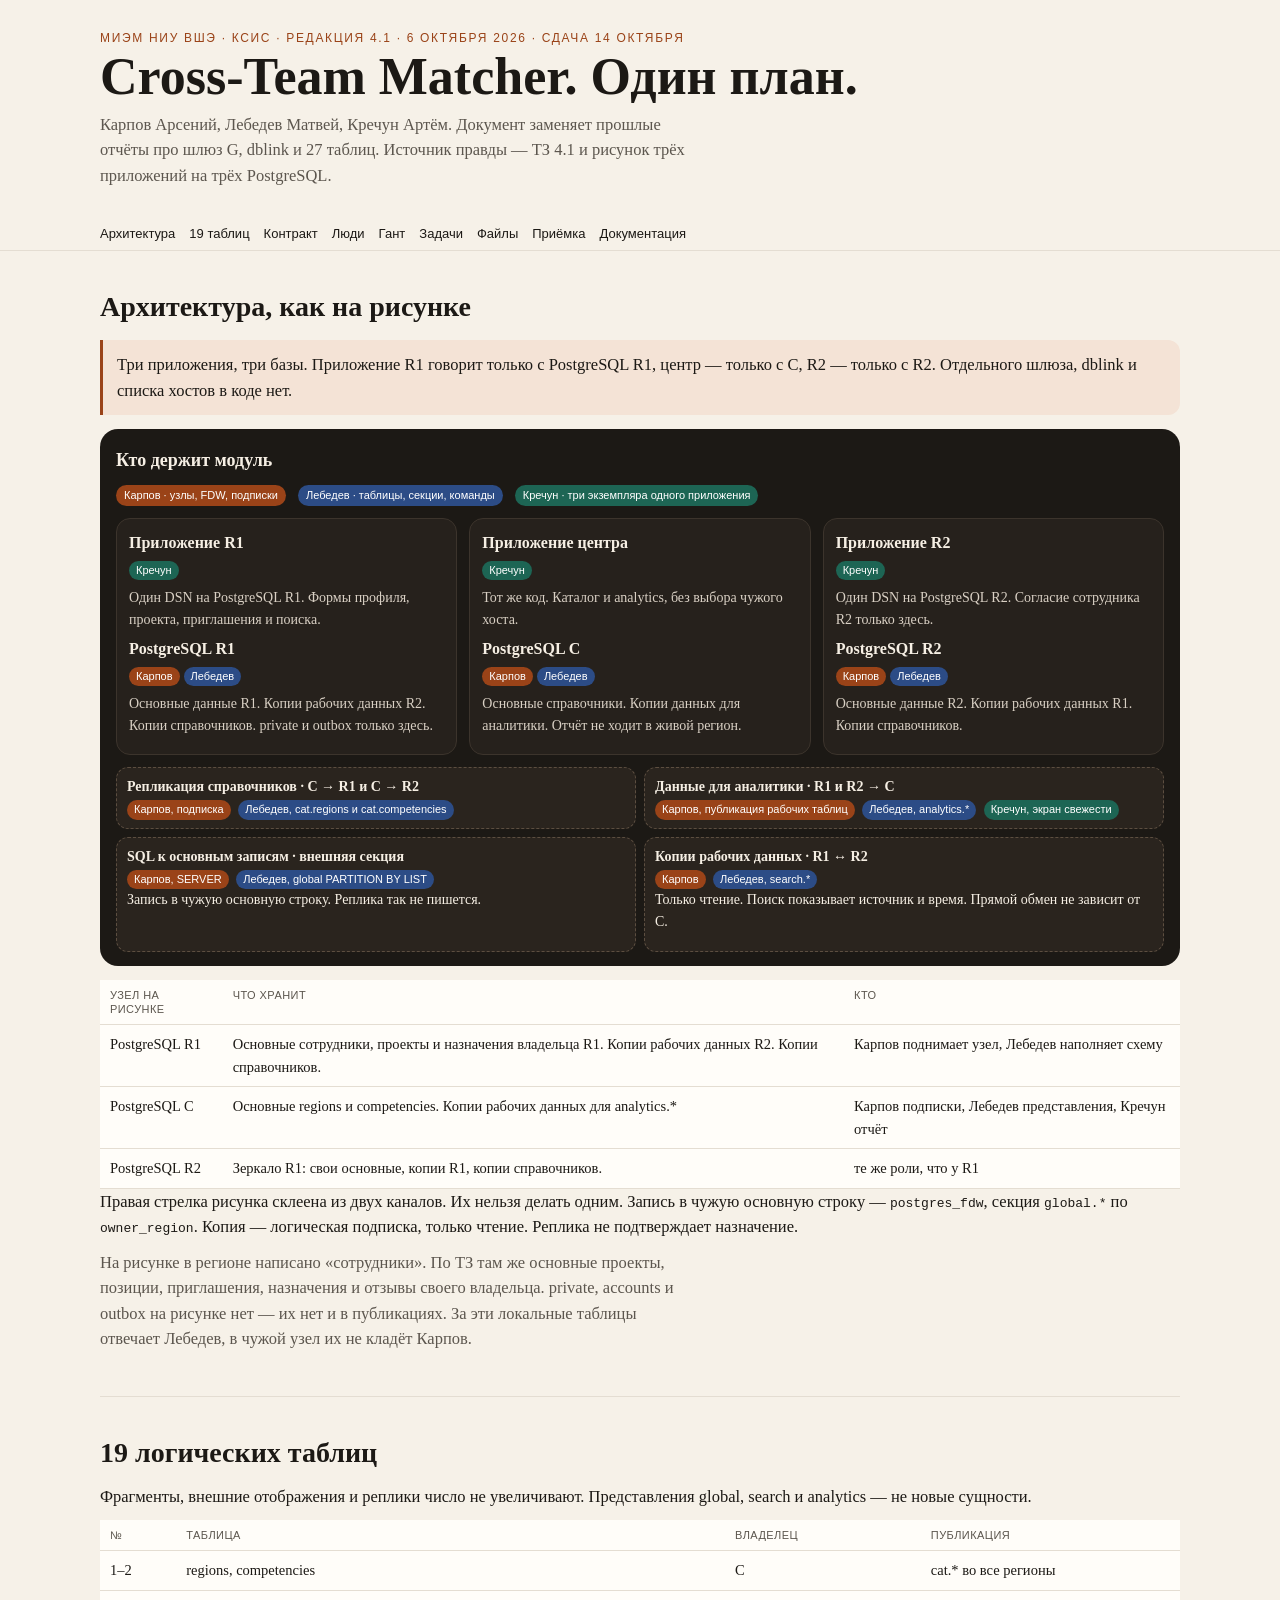
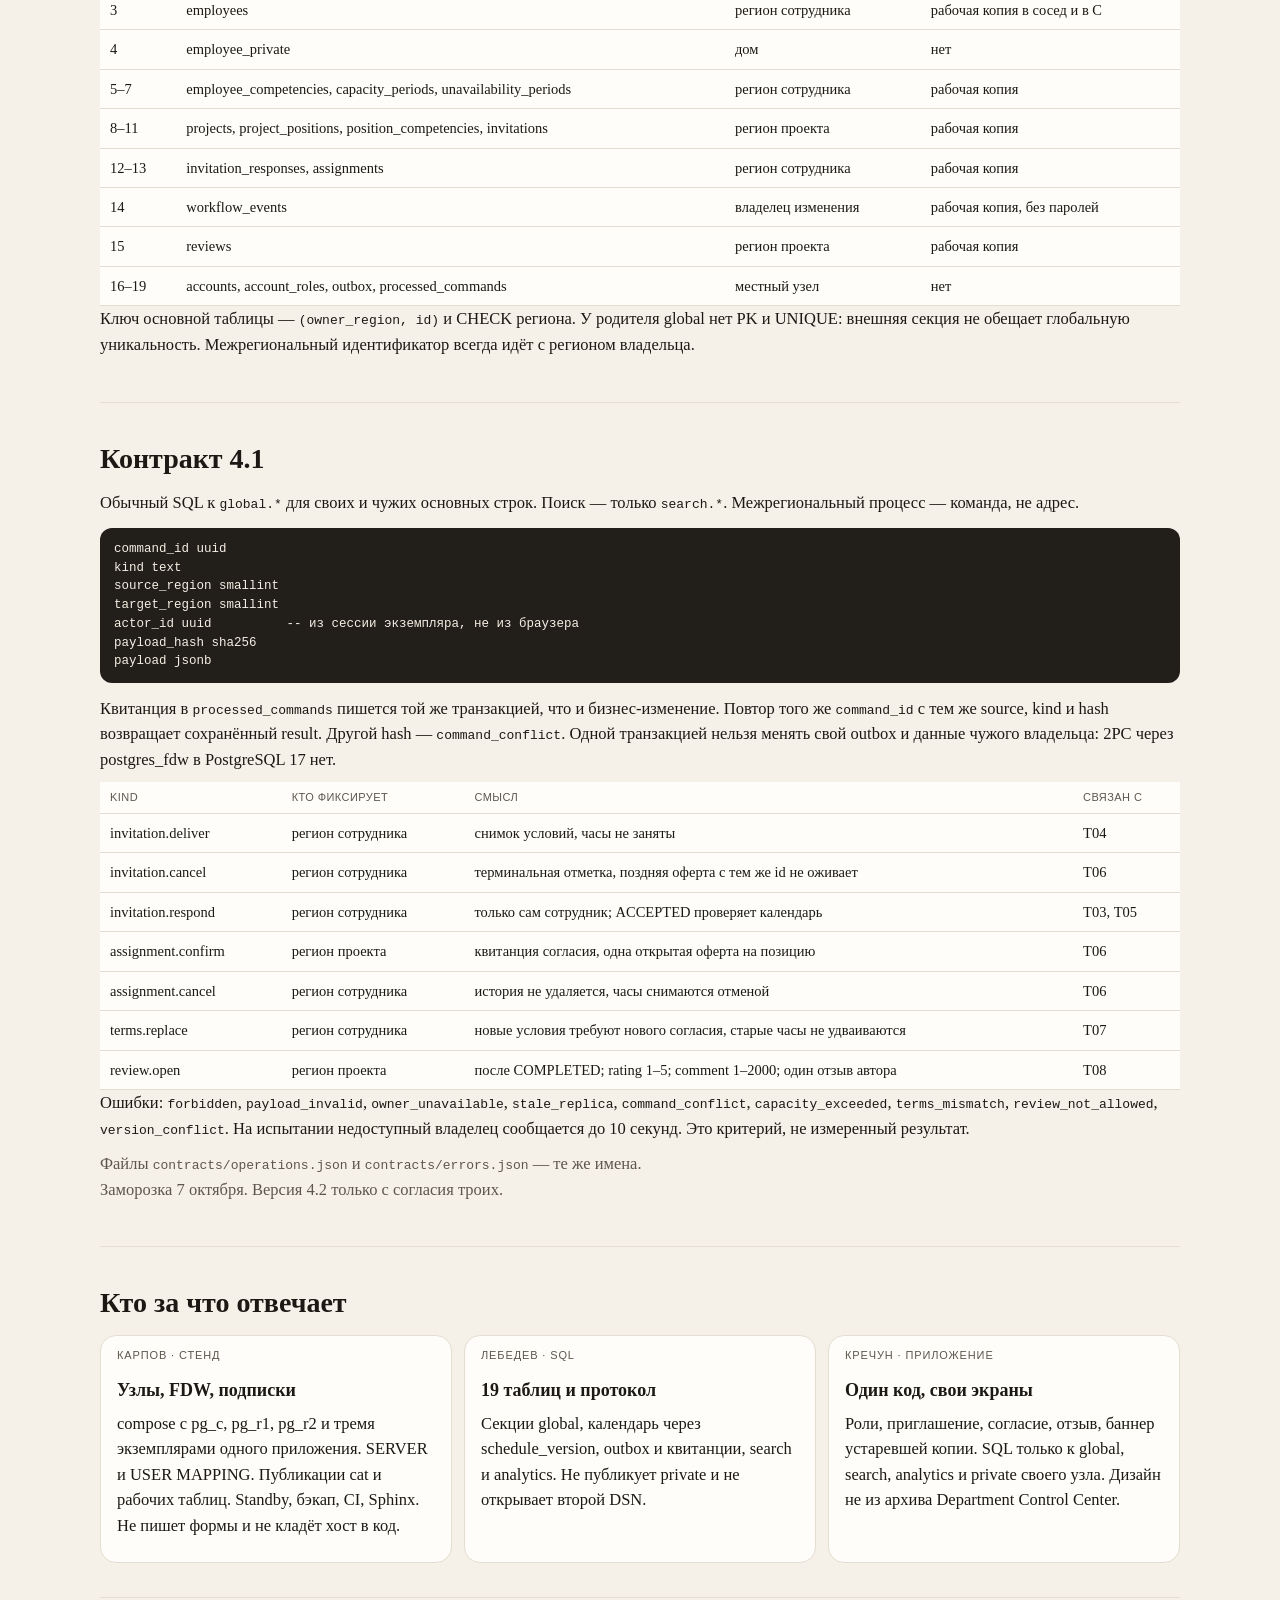
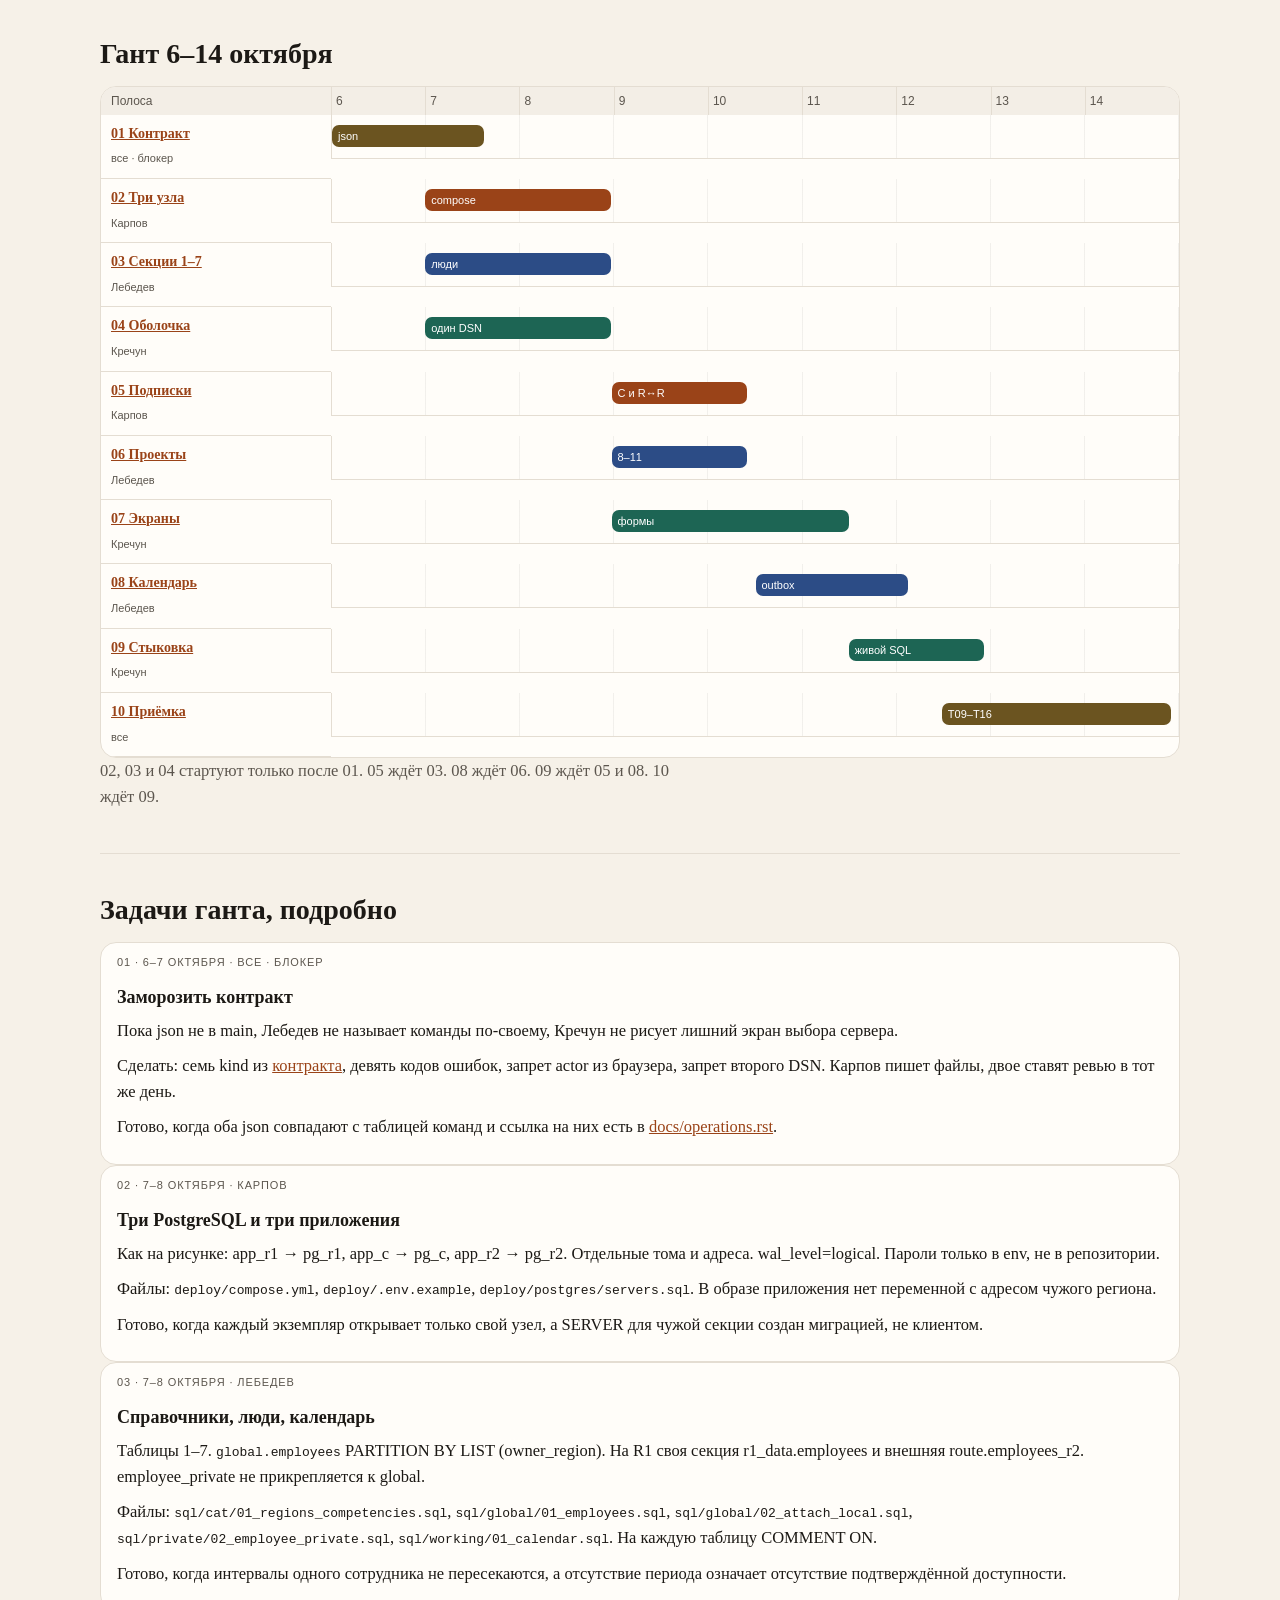
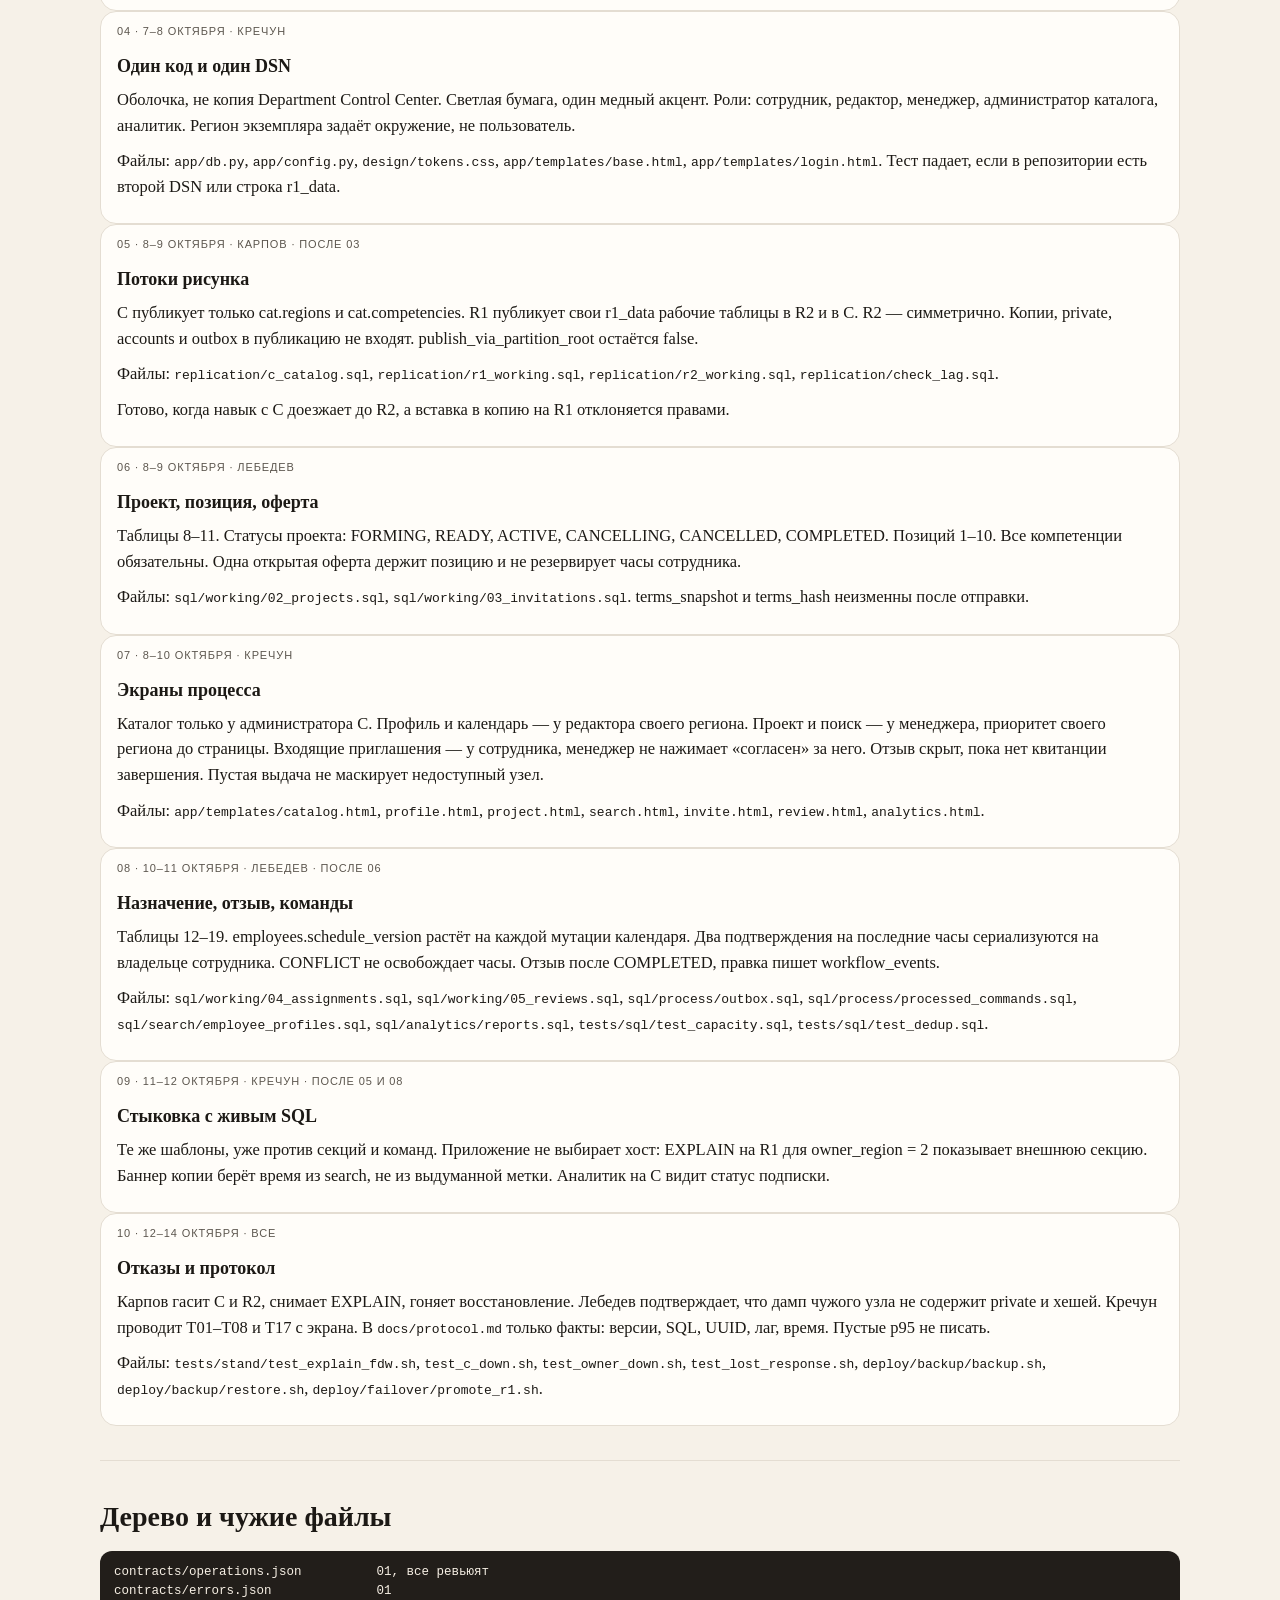
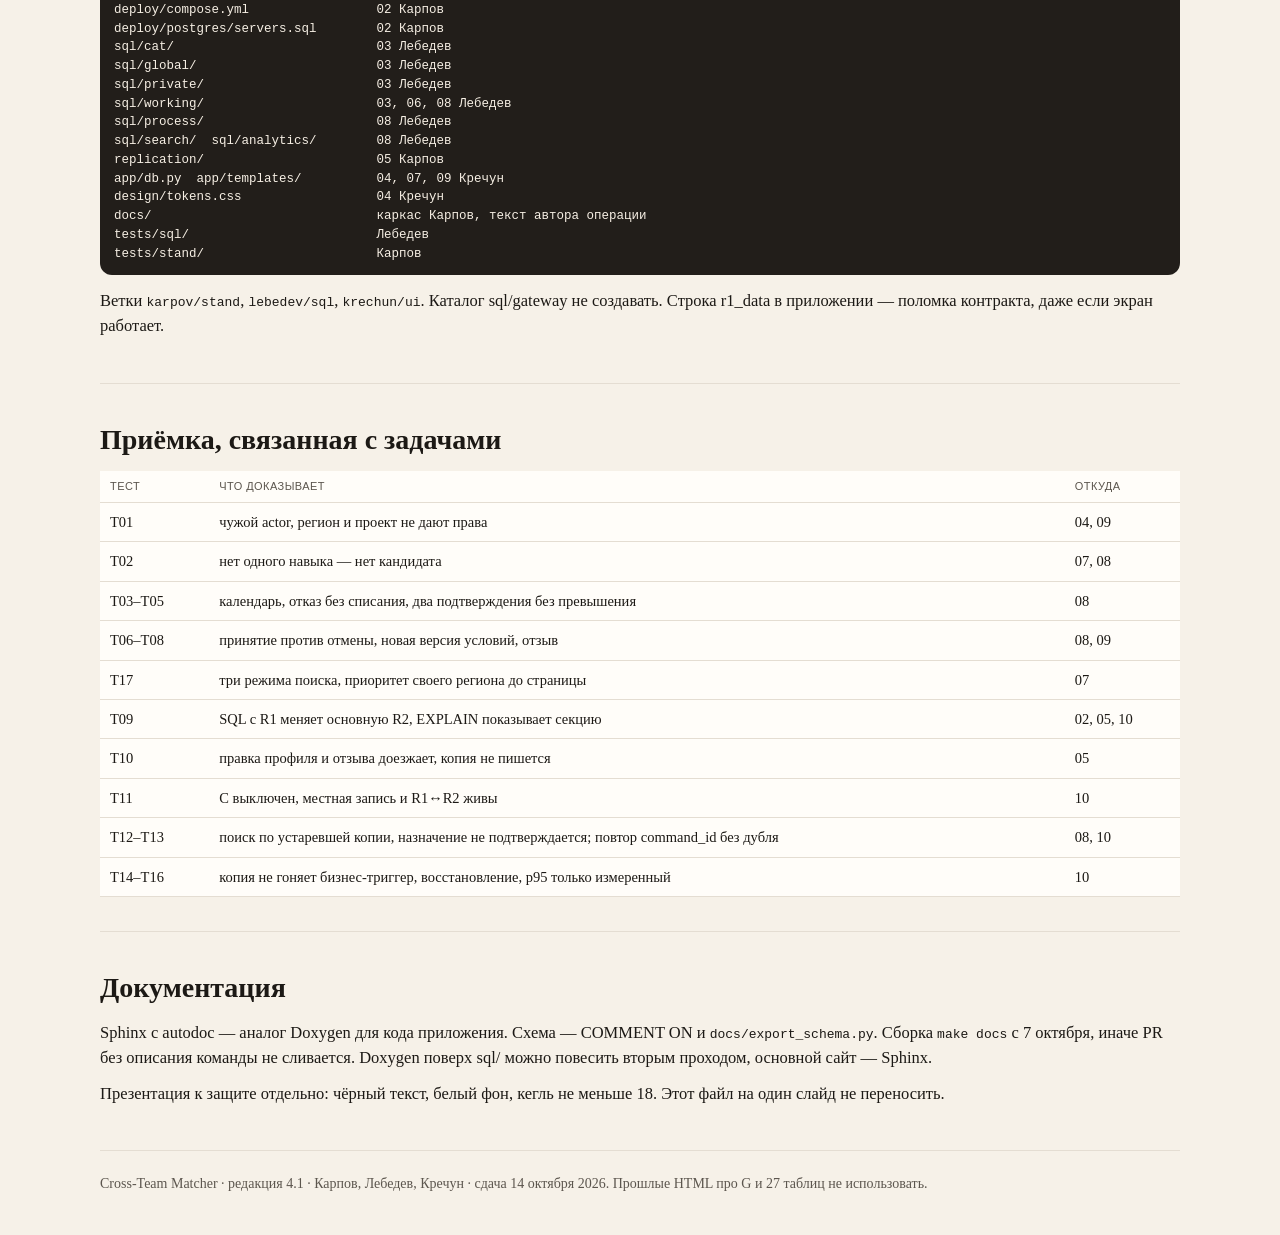
<file: docs/reference/original-plan.html>
<!DOCTYPE html>
<html lang="ru">
<head>
<meta charset="utf-8">
<meta name="viewport" content="width=device-width, initial-scale=1">
<title>Cross-Team Matcher — единый план, редакция 4.1</title>
<style>
  :root {
    --ink:#1c1915; --muted:#5c564e; --line:#e4ddd2; --paper:#f6f1e8; --card:#fffdf9;
    --k:#9a4318; --kbg:#f4e3d6; --l:#2c4c86; --lbg:#e6ebf6; --c:#1d6554; --cbg:#e3f1ec; --a:#6b5420; --abg:#f4edd8;
  }
  * { box-sizing:border-box; }
  html { scroll-behavior:smooth; }
  body { margin:0; color:var(--ink); background:var(--paper); font:16.5px/1.55 Palatino, "Iowan Old Style", "Times New Roman", serif; }
  a { color:var(--k); }
  .wrap { width:min(1080px, calc(100% - 32px)); margin:0 auto; }
  header { padding:32px 0 18px; }
  h1 { font-size:clamp(34px, 5vw, 52px); line-height:.96; margin:8px 0 10px; font-weight:560; }
  h2 { font-size:28px; margin:0 0 10px; font-weight:560; }
  h3 { font-size:18px; margin:16px 0 6px; }
  p { margin:0 0 10px; }
  .kicker { letter-spacing:.14em; text-transform:uppercase; font:12px/1 ui-sans-serif, sans-serif; color:var(--k); margin:0; }
  .sub { max-width:72ch; color:var(--muted); }
  nav { position:sticky; top:0; z-index:4; background:rgba(246,241,232,.94); backdrop-filter:blur(8px); border-bottom:1px solid var(--line); }
  nav .wrap { display:flex; gap:14px; overflow:auto; padding:10px 0; }
  nav a { font:13px/1 ui-sans-serif, sans-serif; color:var(--ink); text-decoration:none; white-space:nowrap; }
  nav a:hover { color:var(--k); }
  section { padding:34px 0; border-bottom:1px solid var(--line); }
  .grid3, .grid2 { display:grid; gap:12px; }
  .grid3 { grid-template-columns:repeat(3,1fr); }
  .grid2 { grid-template-columns:1.15fr .85fr; }
  .card { background:var(--card); border:1px solid var(--line); border-radius:16px; padding:14px 16px; }
  .who { font:11px/1 ui-sans-serif, sans-serif; letter-spacing:.08em; text-transform:uppercase; color:var(--muted); }
  table { width:100%; border-collapse:collapse; background:var(--card); font-size:14.5px; }
  th, td { text-align:left; padding:8px 10px; border-bottom:1px solid var(--line); vertical-align:top; }
  th { font:11px/1.3 ui-sans-serif, sans-serif; letter-spacing:.04em; text-transform:uppercase; color:var(--muted); }
  code, .mono { font:13px/1.45 ui-monospace, Menlo, Consolas, monospace; }
  pre { background:#221e1a; color:#f6efe4; border-radius:12px; padding:12px 14px; overflow:auto; font:12.5px/1.5 ui-monospace, Menlo, Consolas, monospace; }
  .callout { border-left:3px solid var(--k); background:var(--kbg); padding:12px 14px; border-radius:0 12px 12px 0; margin:12px 0; }
  .tag { display:inline-block; border-radius:999px; padding:3px 8px; font:11px/1.3 ui-sans-serif, sans-serif; }
  .tag.k { background:var(--kbg); color:var(--k); } .tag.l { background:var(--lbg); color:var(--l); }
  .tag.c { background:var(--cbg); color:var(--c); } .tag.a { background:var(--abg); color:var(--a); }
  .gantt { background:var(--card); border:1px solid var(--line); border-radius:16px; overflow:auto; }
  .head, .row { display:grid; grid-template-columns:230px 1fr; min-width:880px; }
  .head { background:#f3eee6; font:12px/1 ui-sans-serif, sans-serif; color:var(--muted); }
  .days { display:grid; grid-template-columns:repeat(9,1fr); }
  .days span { padding:8px 4px; border-left:1px solid var(--line); }
  .name { padding:8px 10px; border-bottom:1px solid var(--line); }
  .name b { display:block; font-size:14px; }
  .name small { color:var(--muted); font:11px/1.3 ui-sans-serif, sans-serif; }
  .track { position:relative; height:44px; border-bottom:1px solid var(--line); border-left:1px solid var(--line);
    background-image:repeating-linear-gradient(to right, transparent, transparent calc(11.11% - 1px), rgba(28,25,21,.06) calc(11.11% - 1px), rgba(28,25,21,.06) 11.11%); }
  .bar { position:absolute; top:10px; height:22px; border-radius:7px; color:#fff; font:11px/22px ui-sans-serif, sans-serif; padding:0 6px; white-space:nowrap; }
  .bar.k { background:var(--k); } .bar.l { background:var(--l); } .bar.c { background:var(--c); } .bar.a { background:var(--a); }
  .arch { background:#1c1915; color:#f6efe4; border-radius:18px; padding:18px 16px 14px; margin:14px 0; }
  .arch h3 { color:#f6efe4; margin:0 0 8px; }
  .arch-legend { display:flex; gap:8px; flex-wrap:wrap; margin:0 0 12px; }
  .arch-legend span { font:11px/1 ui-sans-serif, sans-serif; border-radius:999px; padding:5px 8px; }
  .nodes { display:grid; grid-template-columns:1fr 1fr 1fr; gap:12px; align-items:stretch; }
  .node { border:1px solid #3c342c; border-radius:14px; padding:12px; background:#26211c; min-height:132px; }
  .node strong { display:block; font-size:16px; }
  .node p { color:#d9d0c4; font-size:14px; margin:6px 0; }
  .own { display:inline-block; margin:2px 4px 0 0; border-radius:999px; padding:2px 7px; font:11px/1.4 ui-sans-serif, sans-serif; }
  .own.k { background:#9a4318; color:#fff; } .own.l { background:#2c4c86; color:#fff; } .own.c { background:#1d6554; color:#fff; }
  .flows { display:grid; grid-template-columns:1fr 1fr; gap:8px; margin-top:12px; }
  .flow { border-radius:12px; padding:8px 10px; font-size:14px; background:#2a241e; border:1px dashed #5c4e40; }
  .flow b { display:block; }
  @media (max-width:860px) { .nodes, .flows { grid-template-columns:1fr; } }
  footer { padding:22px 0 40px; color:var(--muted); font-size:14px; }
  @media (max-width:860px) { .grid3, .grid2 { grid-template-columns:1fr; } }
</style>
</head>
<body>
<header>
  <div class="wrap">
    <p class="kicker">МИЭМ НИУ ВШЭ · КСиС · редакция 4.1 · 6 октября 2026 · сдача 14 октября</p>
    <h1>Cross-Team Matcher. Один план.</h1>
    <p class="sub">Карпов Арсений, Лебедев Матвей, Кречун Артём. Документ заменяет прошлые отчёты про шлюз G, dblink и 27 таблиц. Источник правды — ТЗ 4.1 и рисунок трёх приложений на трёх PostgreSQL.</p>
  </div>
</header>
<nav>
  <div class="wrap">
    <a href="#arch">Архитектура</a>
    <a href="#model">19 таблиц</a>
    <a href="#contract">Контракт</a>
    <a href="#split">Люди</a>
    <a href="#gantt">Гант</a>
    <a href="#tasks">Задачи</a>
    <a href="#files">Файлы</a>
    <a href="#tests">Приёмка</a>
    <a href="#docs">Документация</a>
  </div>
</nav>
<main class="wrap">
<section id="arch">
  <h2>Архитектура, как на рисунке</h2>
  <div class="callout">Три приложения, три базы. Приложение R1 говорит только с PostgreSQL R1, центр — только с C, R2 — только с R2. Отдельного шлюза, dblink и списка хостов в коде нет.</div>
  <div class="arch">
    <h3>Кто держит модуль</h3>
    <div class="arch-legend">
      <span class="own k">Карпов · узлы, FDW, подписки</span>
      <span class="own l">Лебедев · таблицы, секции, команды</span>
      <span class="own c">Кречун · три экземпляра одного приложения</span>
    </div>
    <div class="nodes">
      <article class="node">
        <strong>Приложение R1</strong>
        <span class="own c">Кречун</span>
        <p>Один DSN на PostgreSQL R1. Формы профиля, проекта, приглашения и поиска.</p>
        <strong>PostgreSQL R1</strong>
        <span class="own k">Карпов</span><span class="own l">Лебедев</span>
        <p>Основные данные R1. Копии рабочих данных R2. Копии справочников. private и outbox только здесь.</p>
      </article>
      <article class="node">
        <strong>Приложение центра</strong>
        <span class="own c">Кречун</span>
        <p>Тот же код. Каталог и analytics, без выбора чужого хоста.</p>
        <strong>PostgreSQL C</strong>
        <span class="own k">Карпов</span><span class="own l">Лебедев</span>
        <p>Основные справочники. Копии данных для аналитики. Отчёт не ходит в живой регион.</p>
      </article>
      <article class="node">
        <strong>Приложение R2</strong>
        <span class="own c">Кречун</span>
        <p>Один DSN на PostgreSQL R2. Согласие сотрудника R2 только здесь.</p>
        <strong>PostgreSQL R2</strong>
        <span class="own k">Карпов</span><span class="own l">Лебедев</span>
        <p>Основные данные R2. Копии рабочих данных R1. Копии справочников.</p>
      </article>
    </div>
    <div class="flows">
      <div class="flow"><b>Репликация справочников · C → R1 и C → R2</b><span class="own k">Карпов, подписка</span> <span class="own l">Лебедев, cat.regions и cat.competencies</span></div>
      <div class="flow"><b>Данные для аналитики · R1 и R2 → C</b><span class="own k">Карпов, публикация рабочих таблиц</span> <span class="own l">Лебедев, analytics.*</span> <span class="own c">Кречун, экран свежести</span></div>
      <div class="flow"><b>SQL к основным записям · внешняя секция</b><span class="own k">Карпов, SERVER</span> <span class="own l">Лебедев, global PARTITION BY LIST</span><p>Запись в чужую основную строку. Реплика так не пишется.</p></div>
      <div class="flow"><b>Копии рабочих данных · R1 ↔ R2</b><span class="own k">Карпов</span> <span class="own l">Лебедев, search.*</span><p>Только чтение. Поиск показывает источник и время. Прямой обмен не зависит от C.</p></div>
    </div>
  </div>
  <table>
    <thead><tr><th>Узел на рисунке</th><th>Что хранит</th><th>Кто</th></tr></thead>
    <tbody>
      <tr><td>PostgreSQL R1</td><td>Основные сотрудники, проекты и назначения владельца R1. Копии рабочих данных R2. Копии справочников.</td><td>Карпов поднимает узел, Лебедев наполняет схему</td></tr>
      <tr><td>PostgreSQL C</td><td>Основные regions и competencies. Копии рабочих данных для analytics.*</td><td>Карпов подписки, Лебедев представления, Кречун отчёт</td></tr>
      <tr><td>PostgreSQL R2</td><td>Зеркало R1: свои основные, копии R1, копии справочников.</td><td>те же роли, что у R1</td></tr>
    </tbody>
  </table>
  <p>Правая стрелка рисунка склеена из двух каналов. Их нельзя делать одним. Запись в чужую основную строку — <code>postgres_fdw</code>, секция <code>global.*</code> по <code>owner_region</code>. Копия — логическая подписка, только чтение. Реплика не подтверждает назначение.</p>
  <p class="sub">На рисунке в регионе написано «сотрудники». По ТЗ там же основные проекты, позиции, приглашения, назначения и отзывы своего владельца. private, accounts и outbox на рисунке нет — их нет и в публикациях. За эти локальные таблицы отвечает Лебедев, в чужой узел их не кладёт Карпов.</p>
</section>

<section id="model">
  <h2>19 логических таблиц</h2>
  <p>Фрагменты, внешние отображения и реплики число не увеличивают. Представления global, search и analytics — не новые сущности.</p>
  <table>
    <thead><tr><th>№</th><th>Таблица</th><th>Владелец</th><th>Публикация</th></tr></thead>
    <tbody>
      <tr><td>1–2</td><td>regions, competencies</td><td>C</td><td>cat.* во все регионы</td></tr>
      <tr><td>3</td><td>employees</td><td>регион сотрудника</td><td>рабочая копия в сосед и в C</td></tr>
      <tr><td>4</td><td>employee_private</td><td>дом</td><td>нет</td></tr>
      <tr><td>5–7</td><td>employee_competencies, capacity_periods, unavailability_periods</td><td>регион сотрудника</td><td>рабочая копия</td></tr>
      <tr><td>8–11</td><td>projects, project_positions, position_competencies, invitations</td><td>регион проекта</td><td>рабочая копия</td></tr>
      <tr><td>12–13</td><td>invitation_responses, assignments</td><td>регион сотрудника</td><td>рабочая копия</td></tr>
      <tr><td>14</td><td>workflow_events</td><td>владелец изменения</td><td>рабочая копия, без паролей</td></tr>
      <tr><td>15</td><td>reviews</td><td>регион проекта</td><td>рабочая копия</td></tr>
      <tr><td>16–19</td><td>accounts, account_roles, outbox, processed_commands</td><td>местный узел</td><td>нет</td></tr>
    </tbody>
  </table>
  <p>Ключ основной таблицы — <code>(owner_region, id)</code> и CHECK региона. У родителя global нет PK и UNIQUE: внешняя секция не обещает глобальную уникальность. Межрегиональный идентификатор всегда идёт с регионом владельца.</p>
</section>

<section id="contract">
  <h2>Контракт 4.1</h2>
  <p>Обычный SQL к <code>global.*</code> для своих и чужих основных строк. Поиск — только <code>search.*</code>. Межрегиональный процесс — команда, не адрес.</p>
  <pre>command_id uuid
kind text
source_region smallint
target_region smallint
actor_id uuid          -- из сессии экземпляра, не из браузера
payload_hash sha256
payload jsonb</pre>
  <p>Квитанция в <code>processed_commands</code> пишется той же транзакцией, что и бизнес-изменение. Повтор того же <code>command_id</code> с тем же source, kind и hash возвращает сохранённый result. Другой hash — <code>command_conflict</code>. Одной транзакцией нельзя менять свой outbox и данные чужого владельца: 2PC через postgres_fdw в PostgreSQL 17 нет.</p>
  <table>
    <thead><tr><th>kind</th><th>Кто фиксирует</th><th>Смысл</th><th>Связан с</th></tr></thead>
    <tbody>
      <tr><td>invitation.deliver</td><td>регион сотрудника</td><td>снимок условий, часы не заняты</td><td>Т04</td></tr>
      <tr><td>invitation.cancel</td><td>регион сотрудника</td><td>терминальная отметка, поздняя оферта с тем же id не оживает</td><td>Т06</td></tr>
      <tr><td>invitation.respond</td><td>регион сотрудника</td><td>только сам сотрудник; ACCEPTED проверяет календарь</td><td>Т03, Т05</td></tr>
      <tr><td>assignment.confirm</td><td>регион проекта</td><td>квитанция согласия, одна открытая оферта на позицию</td><td>Т06</td></tr>
      <tr><td>assignment.cancel</td><td>регион сотрудника</td><td>история не удаляется, часы снимаются отменой</td><td>Т06</td></tr>
      <tr><td>terms.replace</td><td>регион сотрудника</td><td>новые условия требуют нового согласия, старые часы не удваиваются</td><td>Т07</td></tr>
      <tr><td>review.open</td><td>регион проекта</td><td>после COMPLETED; rating 1–5; comment 1–2000; один отзыв автора</td><td>Т08</td></tr>
    </tbody>
  </table>
  <p>Ошибки: <code>forbidden</code>, <code>payload_invalid</code>, <code>owner_unavailable</code>, <code>stale_replica</code>, <code>command_conflict</code>, <code>capacity_exceeded</code>, <code>terms_mismatch</code>, <code>review_not_allowed</code>, <code>version_conflict</code>. На испытании недоступный владелец сообщается до 10 секунд. Это критерий, не измеренный результат.</p>
  <p class="sub">Файлы <code>contracts/operations.json</code> и <code>contracts/errors.json</code> — те же имена. Заморозка 7 октября. Версия 4.2 только с согласия троих.</p>
</section>

<section id="split">
  <h2>Кто за что отвечает</h2>
  <div class="grid3">
    <article class="card"><p class="who">Карпов · стенд</p><h3>Узлы, FDW, подписки</h3><p>compose с pg_c, pg_r1, pg_r2 и тремя экземплярами одного приложения. SERVER и USER MAPPING. Публикации cat и рабочих таблиц. Standby, бэкап, CI, Sphinx. Не пишет формы и не кладёт хост в код.</p></article>
    <article class="card"><p class="who">Лебедев · SQL</p><h3>19 таблиц и протокол</h3><p>Секции global, календарь через schedule_version, outbox и квитанции, search и analytics. Не публикует private и не открывает второй DSN.</p></article>
    <article class="card"><p class="who">Кречун · приложение</p><h3>Один код, свои экраны</h3><p>Роли, приглашение, согласие, отзыв, баннер устаревшей копии. SQL только к global, search, analytics и private своего узла. Дизайн не из архива Department Control Center.</p></article>
  </div>
</section>

<section id="gantt">
  <h2>Гант 6–14 октября</h2>
  <div class="gantt">
    <div class="head"><div style="padding:8px 10px">Полоса</div><div class="days"><span>6</span><span>7</span><span>8</span><span>9</span><span>10</span><span>11</span><span>12</span><span>13</span><span>14</span></div></div>
    <div class="row"><div class="name"><b><a href="#t1">01 Контракт</a></b><small>все · блокер</small></div><div class="track"><div class="bar a" style="left:0;width:18%">json</div></div></div>
    <div class="row"><div class="name"><b><a href="#t2">02 Три узла</a></b><small>Карпов</small></div><div class="track"><div class="bar k" style="left:11%;width:22%">compose</div></div></div>
    <div class="row"><div class="name"><b><a href="#t3">03 Секции 1–7</a></b><small>Лебедев</small></div><div class="track"><div class="bar l" style="left:11%;width:22%">люди</div></div></div>
    <div class="row"><div class="name"><b><a href="#t4">04 Оболочка</a></b><small>Кречун</small></div><div class="track"><div class="bar c" style="left:11%;width:22%">один DSN</div></div></div>
    <div class="row"><div class="name"><b><a href="#t5">05 Подписки</a></b><small>Карпов</small></div><div class="track"><div class="bar k" style="left:33%;width:16%">C и R↔R</div></div></div>
    <div class="row"><div class="name"><b><a href="#t6">06 Проекты</a></b><small>Лебедев</small></div><div class="track"><div class="bar l" style="left:33%;width:16%">8–11</div></div></div>
    <div class="row"><div class="name"><b><a href="#t7">07 Экраны</a></b><small>Кречун</small></div><div class="track"><div class="bar c" style="left:33%;width:28%">формы</div></div></div>
    <div class="row"><div class="name"><b><a href="#t8">08 Календарь</a></b><small>Лебедев</small></div><div class="track"><div class="bar l" style="left:50%;width:18%">outbox</div></div></div>
    <div class="row"><div class="name"><b><a href="#t9">09 Стыковка</a></b><small>Кречун</small></div><div class="track"><div class="bar c" style="left:61%;width:16%">живой SQL</div></div></div>
    <div class="row"><div class="name"><b><a href="#t10">10 Приёмка</a></b><small>все</small></div><div class="track"><div class="bar a" style="left:72%;width:27%">Т09–Т16</div></div></div>
  </div>
  <p class="sub">02, 03 и 04 стартуют только после 01. 05 ждёт 03. 08 ждёт 06. 09 ждёт 05 и 08. 10 ждёт 09.</p>
</section>

<section id="tasks">
  <h2>Задачи ганта, подробно</h2>

  <article class="card task" id="t1">
    <p class="who">01 · 6–7 октября · все · блокер</p>
    <h3>Заморозить контракт</h3>
    <p>Пока json не в main, Лебедев не называет команды по-своему, Кречун не рисует лишний экран выбора сервера.</p>
    <p>Сделать: семь kind из <a href="#contract">контракта</a>, девять кодов ошибок, запрет actor из браузера, запрет второго DSN. Карпов пишет файлы, двое ставят ревью в тот же день.</p>
    <p>Готово, когда оба json совпадают с таблицей команд и ссылка на них есть в <a href="#docs">docs/operations.rst</a>.</p>
  </article>

  <article class="card task" id="t2">
    <p class="who">02 · 7–8 октября · Карпов</p>
    <h3>Три PostgreSQL и три приложения</h3>
    <p>Как на рисунке: app_r1 → pg_r1, app_c → pg_c, app_r2 → pg_r2. Отдельные тома и адреса. wal_level=logical. Пароли только в env, не в репозитории.</p>
    <p>Файлы: <code>deploy/compose.yml</code>, <code>deploy/.env.example</code>, <code>deploy/postgres/servers.sql</code>. В образе приложения нет переменной с адресом чужого региона.</p>
    <p>Готово, когда каждый экземпляр открывает только свой узел, а SERVER для чужой секции создан миграцией, не клиентом.</p>
  </article>

  <article class="card task" id="t3">
    <p class="who">03 · 7–8 октября · Лебедев</p>
    <h3>Справочники, люди, календарь</h3>
    <p>Таблицы 1–7. <code>global.employees</code> PARTITION BY LIST (owner_region). На R1 своя секция r1_data.employees и внешняя route.employees_r2. employee_private не прикрепляется к global.</p>
    <p>Файлы: <code>sql/cat/01_regions_competencies.sql</code>, <code>sql/global/01_employees.sql</code>, <code>sql/global/02_attach_local.sql</code>, <code>sql/private/02_employee_private.sql</code>, <code>sql/working/01_calendar.sql</code>. На каждую таблицу COMMENT ON.</p>
    <p>Готово, когда интервалы одного сотрудника не пересекаются, а отсутствие периода означает отсутствие подтверждённой доступности.</p>
  </article>

  <article class="card task" id="t4">
    <p class="who">04 · 7–8 октября · Кречун</p>
    <h3>Один код и один DSN</h3>
    <p>Оболочка, не копия Department Control Center. Светлая бумага, один медный акцент. Роли: сотрудник, редактор, менеджер, администратор каталога, аналитик. Регион экземпляра задаёт окружение, не пользователь.</p>
    <p>Файлы: <code>app/db.py</code>, <code>app/config.py</code>, <code>design/tokens.css</code>, <code>app/templates/base.html</code>, <code>app/templates/login.html</code>. Тест падает, если в репозитории есть второй DSN или строка r1_data.</p>
  </article>

  <article class="card task" id="t5">
    <p class="who">05 · 8–9 октября · Карпов · после 03</p>
    <h3>Потоки рисунка</h3>
    <p>C публикует только cat.regions и cat.competencies. R1 публикует свои r1_data рабочие таблицы в R2 и в C. R2 — симметрично. Копии, private, accounts и outbox в публикацию не входят. publish_via_partition_root остаётся false.</p>
    <p>Файлы: <code>replication/c_catalog.sql</code>, <code>replication/r1_working.sql</code>, <code>replication/r2_working.sql</code>, <code>replication/check_lag.sql</code>.</p>
    <p>Готово, когда навык с C доезжает до R2, а вставка в копию на R1 отклоняется правами.</p>
  </article>

  <article class="card task" id="t6">
    <p class="who">06 · 8–9 октября · Лебедев</p>
    <h3>Проект, позиция, оферта</h3>
    <p>Таблицы 8–11. Статусы проекта: FORMING, READY, ACTIVE, CANCELLING, CANCELLED, COMPLETED. Позиций 1–10. Все компетенции обязательны. Одна открытая оферта держит позицию и не резервирует часы сотрудника.</p>
    <p>Файлы: <code>sql/working/02_projects.sql</code>, <code>sql/working/03_invitations.sql</code>. terms_snapshot и terms_hash неизменны после отправки.</p>
  </article>

  <article class="card task" id="t7">
    <p class="who">07 · 8–10 октября · Кречун</p>
    <h3>Экраны процесса</h3>
    <p>Каталог только у администратора C. Профиль и календарь — у редактора своего региона. Проект и поиск — у менеджера, приоритет своего региона до страницы. Входящие приглашения — у сотрудника, менеджер не нажимает «согласен» за него. Отзыв скрыт, пока нет квитанции завершения. Пустая выдача не маскирует недоступный узел.</p>
    <p>Файлы: <code>app/templates/catalog.html</code>, <code>profile.html</code>, <code>project.html</code>, <code>search.html</code>, <code>invite.html</code>, <code>review.html</code>, <code>analytics.html</code>.</p>
  </article>

  <article class="card task" id="t8">
    <p class="who">08 · 10–11 октября · Лебедев · после 06</p>
    <h3>Назначение, отзыв, команды</h3>
    <p>Таблицы 12–19. employees.schedule_version растёт на каждой мутации календаря. Два подтверждения на последние часы сериализуются на владельце сотрудника. CONFLICT не освобождает часы. Отзыв после COMPLETED, правка пишет workflow_events.</p>
    <p>Файлы: <code>sql/working/04_assignments.sql</code>, <code>sql/working/05_reviews.sql</code>, <code>sql/process/outbox.sql</code>, <code>sql/process/processed_commands.sql</code>, <code>sql/search/employee_profiles.sql</code>, <code>sql/analytics/reports.sql</code>, <code>tests/sql/test_capacity.sql</code>, <code>tests/sql/test_dedup.sql</code>.</p>
  </article>

  <article class="card task" id="t9">
    <p class="who">09 · 11–12 октября · Кречун · после 05 и 08</p>
    <h3>Стыковка с живым SQL</h3>
    <p>Те же шаблоны, уже против секций и команд. Приложение не выбирает хост: EXPLAIN на R1 для owner_region = 2 показывает внешнюю секцию. Баннер копии берёт время из search, не из выдуманной метки. Аналитик на C видит статус подписки.</p>
  </article>

  <article class="card task" id="t10">
    <p class="who">10 · 12–14 октября · все</p>
    <h3>Отказы и протокол</h3>
    <p>Карпов гасит C и R2, снимает EXPLAIN, гоняет восстановление. Лебедев подтверждает, что дамп чужого узла не содержит private и хешей. Кречун проводит Т01–Т08 и Т17 с экрана. В <code>docs/protocol.md</code> только факты: версии, SQL, UUID, лаг, время. Пустые p95 не писать.</p>
    <p>Файлы: <code>tests/stand/test_explain_fdw.sh</code>, <code>test_c_down.sh</code>, <code>test_owner_down.sh</code>, <code>test_lost_response.sh</code>, <code>deploy/backup/backup.sh</code>, <code>deploy/backup/restore.sh</code>, <code>deploy/failover/promote_r1.sh</code>.</p>
  </article>
</section>

<section id="files">
  <h2>Дерево и чужие файлы</h2>
  <pre>contracts/operations.json          01, все ревьюят
contracts/errors.json              01
deploy/compose.yml                 02 Карпов
deploy/postgres/servers.sql        02 Карпов
sql/cat/                           03 Лебедев
sql/global/                        03 Лебедев
sql/private/                       03 Лебедев
sql/working/                       03, 06, 08 Лебедев
sql/process/                       08 Лебедев
sql/search/  sql/analytics/        08 Лебедев
replication/                       05 Карпов
app/db.py  app/templates/          04, 07, 09 Кречун
design/tokens.css                  04 Кречун
docs/                              каркас Карпов, текст автора операции
tests/sql/                         Лебедев
tests/stand/                       Карпов</pre>
  <p>Ветки <code>karpov/stand</code>, <code>lebedev/sql</code>, <code>krechun/ui</code>. Каталог sql/gateway не создавать. Строка r1_data в приложении — поломка контракта, даже если экран работает.</p>
</section>

<section id="tests">
  <h2>Приёмка, связанная с задачами</h2>
  <table>
    <thead><tr><th>Тест</th><th>Что доказывает</th><th>Откуда</th></tr></thead>
    <tbody>
      <tr><td>Т01</td><td>чужой actor, регион и проект не дают права</td><td>04, 09</td></tr>
      <tr><td>Т02</td><td>нет одного навыка — нет кандидата</td><td>07, 08</td></tr>
      <tr><td>Т03–Т05</td><td>календарь, отказ без списания, два подтверждения без превышения</td><td>08</td></tr>
      <tr><td>Т06–Т08</td><td>принятие против отмены, новая версия условий, отзыв</td><td>08, 09</td></tr>
      <tr><td>Т17</td><td>три режима поиска, приоритет своего региона до страницы</td><td>07</td></tr>
      <tr><td>Т09</td><td>SQL с R1 меняет основную R2, EXPLAIN показывает секцию</td><td>02, 05, 10</td></tr>
      <tr><td>Т10</td><td>правка профиля и отзыва доезжает, копия не пишется</td><td>05</td></tr>
      <tr><td>Т11</td><td>C выключен, местная запись и R1↔R2 живы</td><td>10</td></tr>
      <tr><td>Т12–Т13</td><td>поиск по устаревшей копии, назначение не подтверждается; повтор command_id без дубля</td><td>08, 10</td></tr>
      <tr><td>Т14–Т16</td><td>копия не гоняет бизнес-триггер, восстановление, p95 только измеренный</td><td>10</td></tr>
    </tbody>
  </table>
</section>

<section id="docs">
  <h2>Документация</h2>
  <p>Sphinx с autodoc — аналог Doxygen для кода приложения. Схема — COMMENT ON и <code>docs/export_schema.py</code>. Сборка <code>make docs</code> с 7 октября, иначе PR без описания команды не сливается. Doxygen поверх sql/ можно повесить вторым проходом, основной сайт — Sphinx.</p>
  <p>Презентация к защите отдельно: чёрный текст, белый фон, кегль не меньше 18. Этот файл на один слайд не переносить.</p>
</section>
</main>
<footer><div class="wrap">Cross-Team Matcher · редакция 4.1 · Карпов, Лебедев, Кречун · сдача 14 октября 2026. Прошлые HTML про G и 27 таблиц не использовать.</div></footer>
</body>
</html>
</file>
